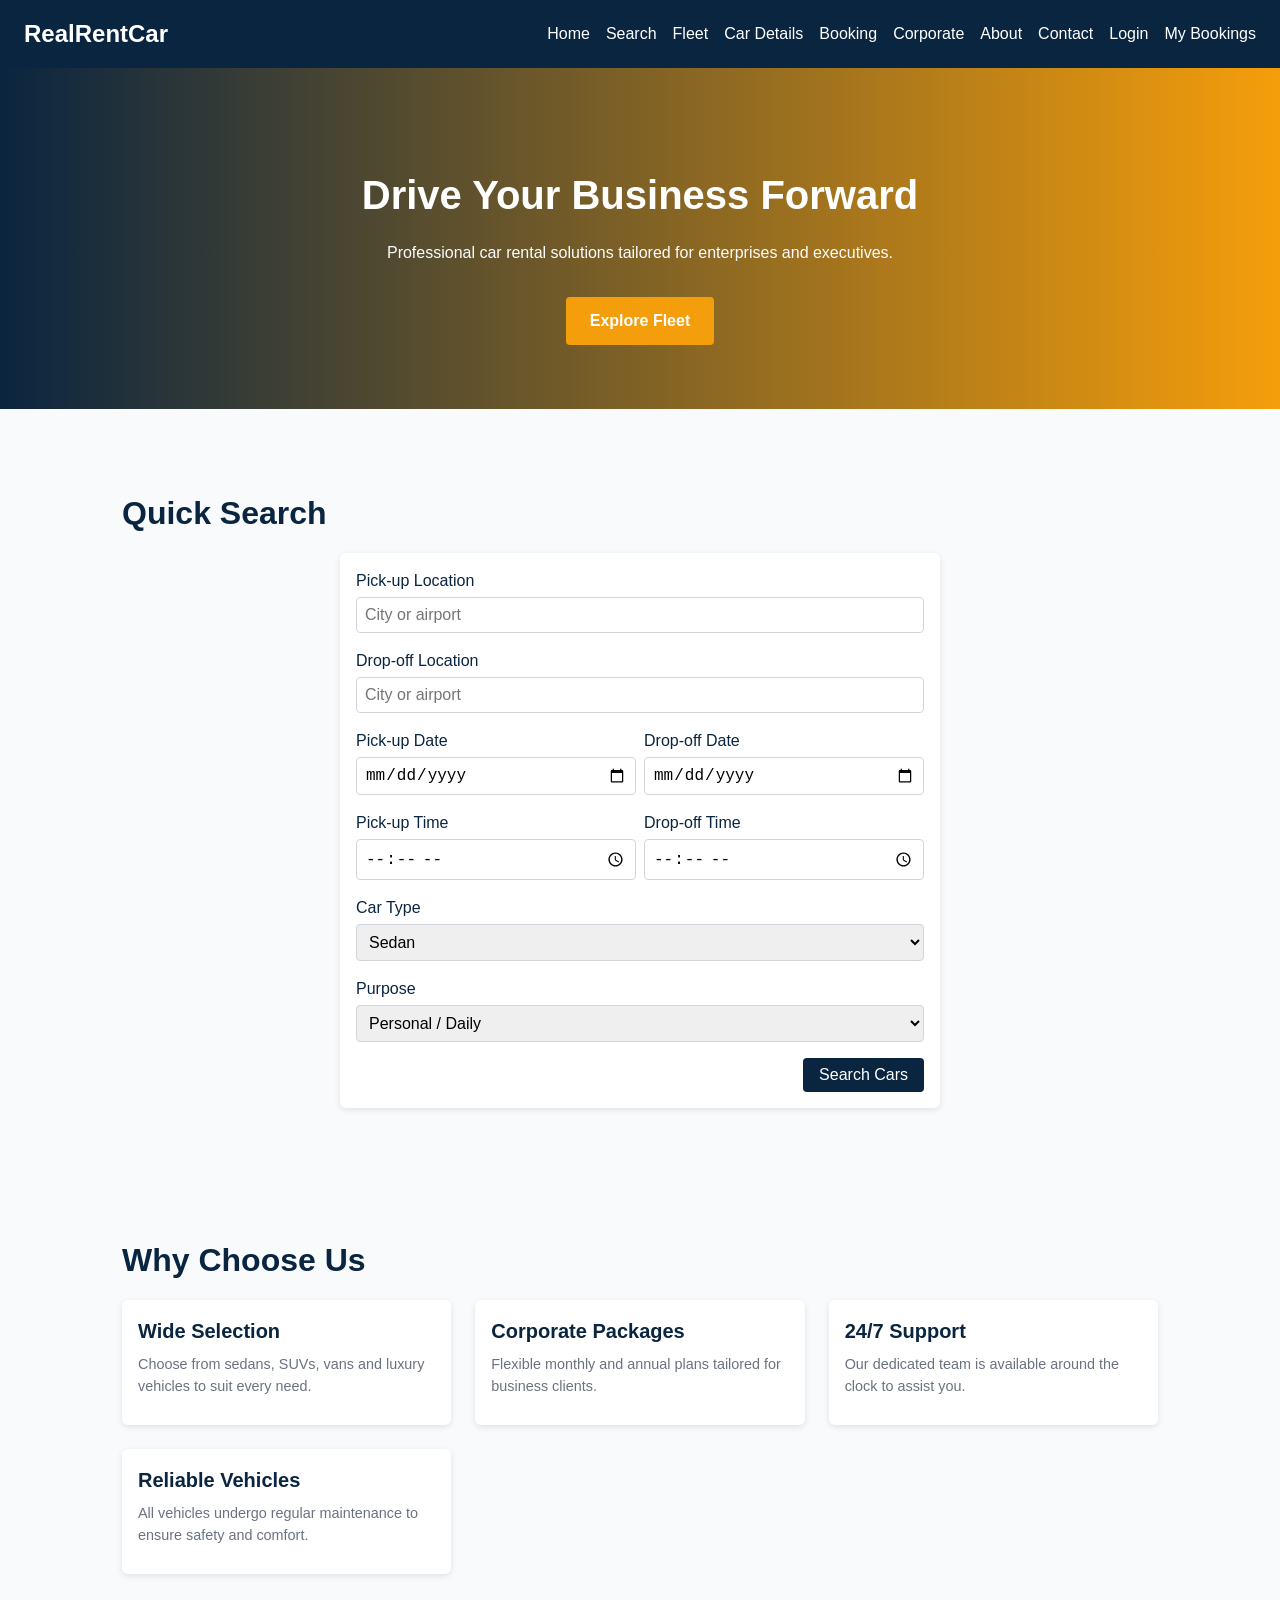
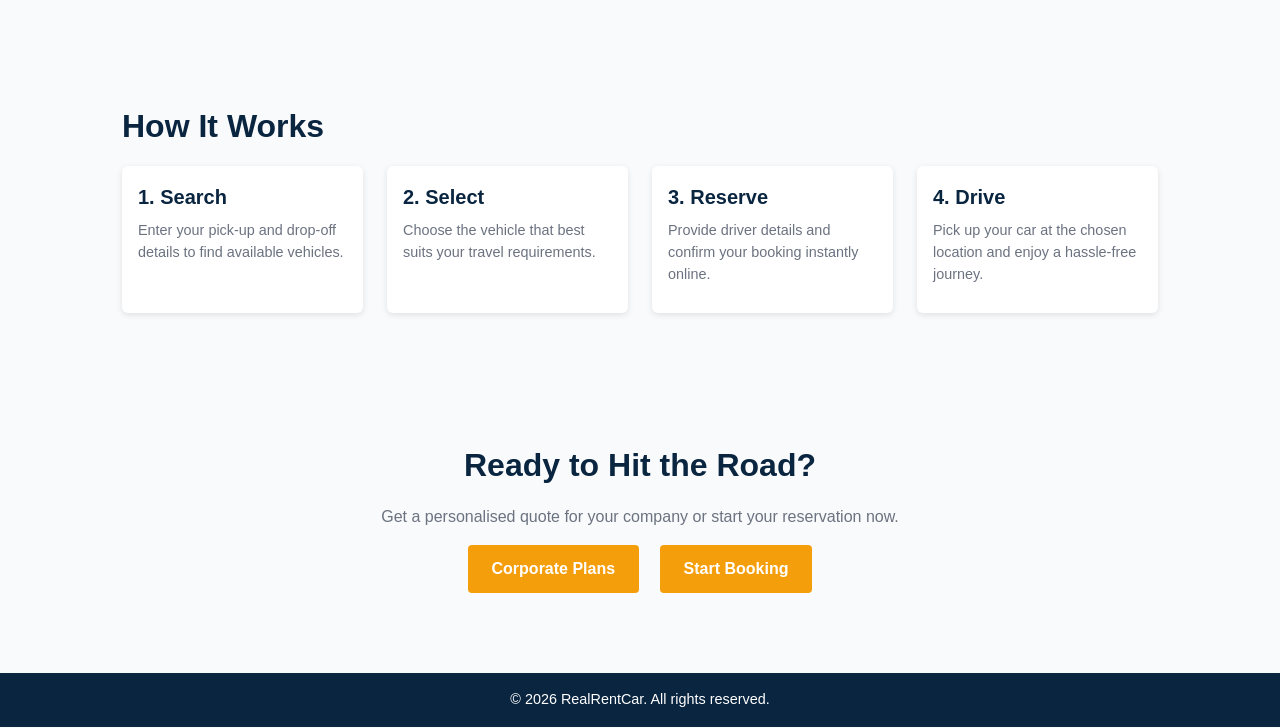
<file: index.html>
<!DOCTYPE html>
<html lang="en">
<head>
  <meta charset="UTF-8" />
  <meta name="viewport" content="width=device-width, initial-scale=1.0" />
  <title>RealRentCar – Corporate Car Rental</title>
  <link rel="stylesheet" href="styles.css" />
</head>
<body>
  <!-- Navigation -->
  <header class="navbar">
    <h1>RealRentCar</h1>
    <nav class="nav-links">
      <a href="index.html">Home</a>
      <a href="search.html">Search</a>
      <a href="fleet.html">Fleet</a>
      <a href="car-details.html">Car Details</a>
      <a href="booking.html">Booking</a>
      <a href="corporate.html">Corporate</a>
      <a href="about.html">About</a>
      <a href="contact.html">Contact</a>
      <a href="login.html">Login</a>
      <a href="my-bookings.html">My Bookings</a>
    </nav>
  </header>

  <!-- Hero Section -->
  <section class="hero">
    <h2>Drive Your Business Forward</h2>
    <p>Professional car rental solutions tailored for enterprises and executives.</p>
    <a href="fleet.html" class="cta-button">Explore Fleet</a>
  </section>

  <!-- Quick Search Panel -->
  <section class="section" id="quick-search">
    <h3>Quick Search</h3>
    <form class="card" style="padding: 1rem; max-width: 600px; margin: 0 auto;">
      <div class="form-group">
        <label for="pickup">Pick‑up Location</label>
        <input id="pickup" type="text" placeholder="City or airport" required />
      </div>
      <div class="form-group">
        <label for="dropoff">Drop‑off Location</label>
        <input id="dropoff" type="text" placeholder="City or airport" required />
      </div>
      <div class="form-group" style="display: flex; gap: 0.5rem;">
        <div style="flex:1;">
          <label for="pickup-date">Pick‑up Date</label>
          <input id="pickup-date" type="date" required />
        </div>
        <div style="flex:1;">
          <label for="dropoff-date">Drop‑off Date</label>
          <input id="dropoff-date" type="date" required />
        </div>
      </div>
      <div class="form-group" style="display: flex; gap: 0.5rem;">
        <div style="flex:1;">
          <label for="pickup-time">Pick‑up Time</label>
          <input id="pickup-time" type="time" required />
        </div>
        <div style="flex:1;">
          <label for="dropoff-time">Drop‑off Time</label>
          <input id="dropoff-time" type="time" required />
        </div>
      </div>
      <div class="form-group">
        <label for="car-type">Car Type</label>
        <select id="car-type">
          <option>Sedan</option>
          <option>SUV</option>
          <option>Van</option>
          <option>Luxury</option>
        </select>
      </div>
      <div class="form-group">
        <label for="purpose">Purpose</label>
        <select id="purpose">
          <option>Personal / Daily</option>
          <option>Monthly</option>
          <option>Corporate</option>
        </select>
      </div>
      <div style="text-align: right;">
        <button type="submit" class="btn">Search Cars</button>
      </div>
    </form>
  </section>

  <!-- Highlights -->
  <section class="section" id="highlights">
    <h3>Why Choose Us</h3>
    <div class="card-grid">
      <div class="card">
        <div class="card-content">
          <h4>Wide Selection</h4>
          <p>Choose from sedans, SUVs, vans and luxury vehicles to suit every need.</p>
        </div>
      </div>
      <div class="card">
        <div class="card-content">
          <h4>Corporate Packages</h4>
          <p>Flexible monthly and annual plans tailored for business clients.</p>
        </div>
      </div>
      <div class="card">
        <div class="card-content">
          <h4>24/7 Support</h4>
          <p>Our dedicated team is available around the clock to assist you.</p>
        </div>
      </div>
      <div class="card">
        <div class="card-content">
          <h4>Reliable Vehicles</h4>
          <p>All vehicles undergo regular maintenance to ensure safety and comfort.</p>
        </div>
      </div>
    </div>
  </section>

  <!-- Steps Section -->
  <section class="section" id="steps">
    <h3>How It Works</h3>
    <div class="card-grid" style="grid-template-columns: repeat(auto-fill, minmax(200px, 1fr));">
      <div class="card">
        <div class="card-content">
          <h4>1. Search</h4>
          <p>Enter your pick‑up and drop‑off details to find available vehicles.</p>
        </div>
      </div>
      <div class="card">
        <div class="card-content">
          <h4>2. Select</h4>
          <p>Choose the vehicle that best suits your travel requirements.</p>
        </div>
      </div>
      <div class="card">
        <div class="card-content">
          <h4>3. Reserve</h4>
          <p>Provide driver details and confirm your booking instantly online.</p>
        </div>
      </div>
      <div class="card">
        <div class="card-content">
          <h4>4. Drive</h4>
          <p>Pick up your car at the chosen location and enjoy a hassle‑free journey.</p>
        </div>
      </div>
    </div>
  </section>

  <!-- CTA Section -->
  <section class="section" id="cta">
    <div style="text-align:center;">
      <h3>Ready to Hit the Road?</h3>
      <p>Get a personalised quote for your company or start your reservation now.</p>
      <a href="corporate.html" class="cta-button" style="margin-right: 1rem;">Corporate Plans</a>
      <a href="search.html" class="cta-button">Start Booking</a>
    </div>
  </section>

  <!-- Footer -->
  <footer class="footer">
    <p>&copy; 2026 RealRentCar. All rights reserved.</p>
  </footer>
</body>
</html>
</file>
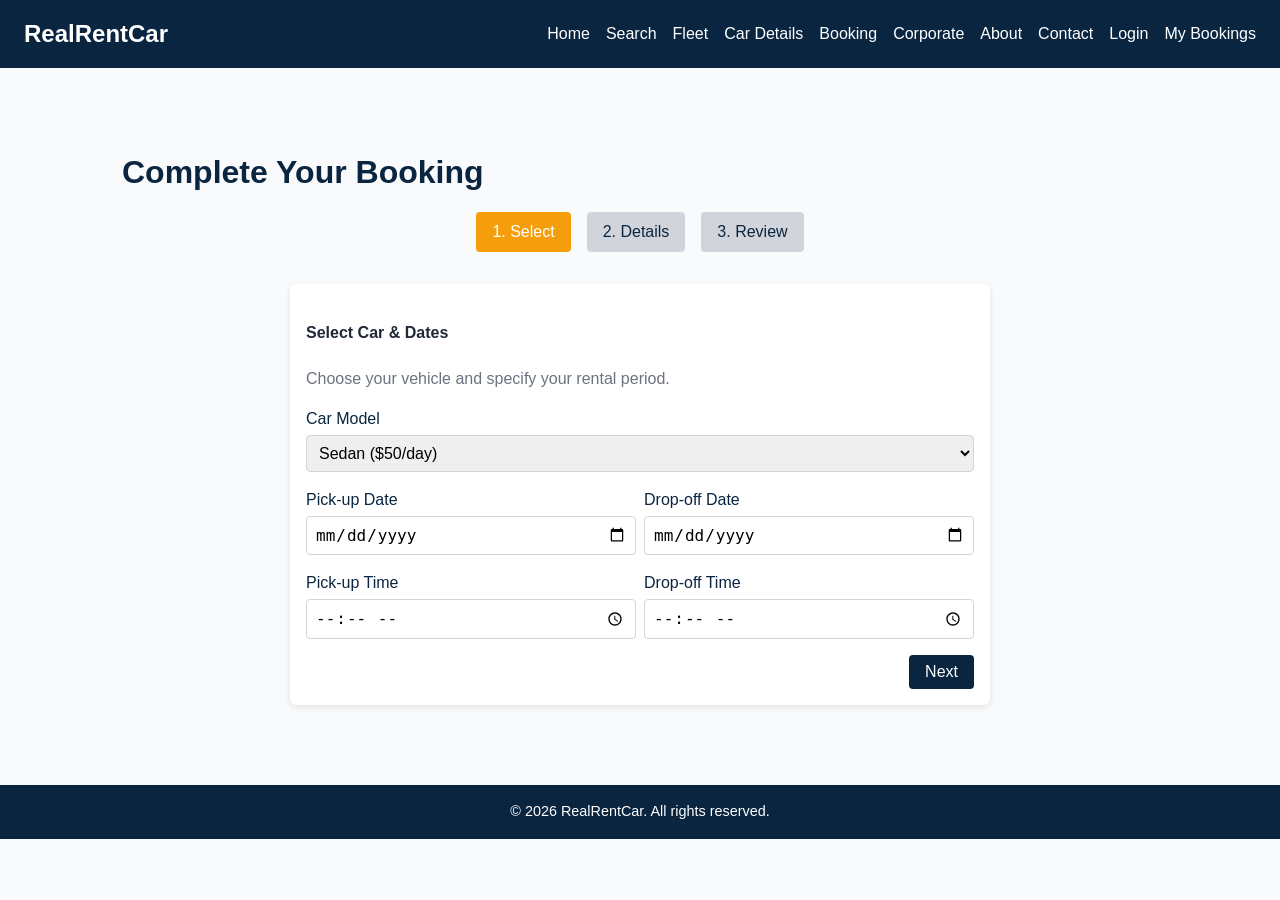
<file: booking.html>
<!DOCTYPE html>
<html lang="en">
<head>
  <meta charset="UTF-8" />
  <meta name="viewport" content="width=device-width, initial-scale=1.0" />
  <title>Booking – RealRentCar</title>
  <link rel="stylesheet" href="styles.css" />
</head>
<body>
  <header class="navbar">
    <h1>RealRentCar</h1>
    <nav class="nav-links">
      <a href="index.html">Home</a>
      <a href="search.html">Search</a>
      <a href="fleet.html">Fleet</a>
      <a href="car-details.html">Car Details</a>
      <a href="booking.html">Booking</a>
      <a href="corporate.html">Corporate</a>
      <a href="about.html">About</a>
      <a href="contact.html">Contact</a>
      <a href="login.html">Login</a>
      <a href="my-bookings.html">My Bookings</a>
    </nav>
  </header>

  <section class="section">
    <h3>Complete Your Booking</h3>
    <!-- Step Indicator -->
    <div style="display:flex; justify-content:center; gap:1rem; margin-bottom:2rem;">
      <div id="step-1-indicator" class="btn" style="background-color:var(--accent);">1. Select</div>
      <div id="step-2-indicator" class="btn" style="background-color:#d1d5db; color:var(--primary);">2. Details</div>
      <div id="step-3-indicator" class="btn" style="background-color:#d1d5db; color:var(--primary);">3. Review</div>
    </div>

    <!-- Step 1: Select Car & Dates -->
    <div id="step-1" class="card" style="padding:1rem; max-width:700px; margin:0 auto;">
      <h4>Select Car & Dates</h4>
      <p>Choose your vehicle and specify your rental period.</p>
      <div class="form-group">
        <label for="selected-car">Car Model</label>
        <select id="selected-car">
          <option>Sedan ($50/day)</option>
          <option>SUV ($80/day)</option>
          <option>Van ($70/day)</option>
          <option>Luxury ($150/day)</option>
        </select>
      </div>
      <div class="form-group" style="display:flex; gap:0.5rem;">
        <div style="flex:1;">
          <label for="start-date">Pick‑up Date</label>
          <input id="start-date" type="date" />
        </div>
        <div style="flex:1;">
          <label for="end-date">Drop‑off Date</label>
          <input id="end-date" type="date" />
        </div>
      </div>
      <div class="form-group" style="display:flex; gap:0.5rem;">
        <div style="flex:1;">
          <label for="start-time">Pick‑up Time</label>
          <input id="start-time" type="time" />
        </div>
        <div style="flex:1;">
          <label for="end-time">Drop‑off Time</label>
          <input id="end-time" type="time" />
        </div>
      </div>
      <div style="text-align:right;">
        <button type="button" class="btn" onclick="nextStep(1)">Next</button>
      </div>
    </div>

    <!-- Step 2: Customer Info & Extras -->
    <div id="step-2" class="card" style="padding:1rem; max-width:700px; margin:0 auto; display:none;">
      <h4>Customer Information</h4>
      <div class="form-group">
        <label for="name">Full Name</label>
        <input id="name" type="text" />
      </div>
      <div class="form-group">
        <label for="email">Email Address</label>
        <input id="email" type="email" />
      </div>
      <div class="form-group">
        <label for="phone">Phone Number</label>
        <input id="phone" type="tel" />
      </div>
      <h4>Extras</h4>
      <div class="form-group">
        <input type="checkbox" id="gps" />
        <label for="gps">GPS Navigation ($5/day)</label>
      </div>
      <div class="form-group">
        <input type="checkbox" id="child-seat" />
        <label for="child-seat">Child Seat ($3/day)</label>
      </div>
      <div class="form-group">
        <input type="checkbox" id="driver" />
        <label for="driver">Driver Service ($20/day)</label>
      </div>
      <div style="display:flex; justify-content:space-between;">
        <button type="button" class="btn btn-secondary" onclick="prevStep(2)">Back</button>
        <button type="button" class="btn" onclick="nextStep(2)">Next</button>
      </div>
    </div>

    <!-- Step 3: Review & Confirm -->
    <div id="step-3" class="card" style="padding:1rem; max-width:700px; margin:0 auto; display:none;">
      <h4>Review & Confirm</h4>
      <div id="review-summary" style="margin-bottom:1rem;"></div>
      <p style="color: var(--text-light);">Please review your details before confirming.</p>
      <div style="display:flex; justify-content:space-between;">
        <button type="button" class="btn btn-secondary" onclick="prevStep(3)">Back</button>
        <button type="button" class="btn" onclick="confirmBooking()">Confirm Booking</button>
      </div>
      <div id="confirmation-message" style="display:none; margin-top:1rem; color: var(--accent); font-weight:600;"></div>
    </div>
  </section>

  <script>
    let currentStep = 1;
    function nextStep(step) {
      if (step === 1) {
        // populate review summary later
      }
      currentStep = step + 1;
      updateSteps();
    }
    function prevStep(step) {
      currentStep = step - 1;
      updateSteps();
    }
    function updateSteps() {
      const step1 = document.getElementById('step-1');
      const step2 = document.getElementById('step-2');
      const step3 = document.getElementById('step-3');
      const i1 = document.getElementById('step-1-indicator');
      const i2 = document.getElementById('step-2-indicator');
      const i3 = document.getElementById('step-3-indicator');
      step1.style.display = currentStep === 1 ? 'block' : 'none';
      step2.style.display = currentStep === 2 ? 'block' : 'none';
      step3.style.display = currentStep === 3 ? 'block' : 'none';
      i1.style.backgroundColor = currentStep === 1 ? 'var(--accent)' : '#d1d5db';
      i1.style.color = currentStep === 1 ? '#fff' : 'var(--primary)';
      i2.style.backgroundColor = currentStep === 2 ? 'var(--accent)' : '#d1d5db';
      i2.style.color = currentStep === 2 ? '#fff' : 'var(--primary)';
      i3.style.backgroundColor = currentStep === 3 ? 'var(--accent)' : '#d1d5db';
      i3.style.color = currentStep === 3 ? '#fff' : 'var(--primary)';
      // populate summary when reaching step 3
      if (currentStep === 3) {
        const summary = document.getElementById('review-summary');
        const car = document.getElementById('selected-car').value;
        const startDate = document.getElementById('start-date').value;
        const endDate = document.getElementById('end-date').value;
        const name = document.getElementById('name').value;
        const gps = document.getElementById('gps').checked;
        const child = document.getElementById('child-seat').checked;
        const driver = document.getElementById('driver').checked;
        let extras = [];
        if (gps) extras.push('GPS');
        if (child) extras.push('Child Seat');
        if (driver) extras.push('Driver');
        summary.innerHTML = `<strong>Car:</strong> ${car}<br><strong>Dates:</strong> ${startDate} to ${endDate}<br><strong>Name:</strong> ${name}<br><strong>Extras:</strong> ${extras.join(', ') || 'None'}`;
      }
    }
    function confirmBooking() {
      document.getElementById('confirmation-message').style.display = 'block';
      document.getElementById('confirmation-message').textContent = 'Booking confirmed! (example)';
    }
  </script>

  <footer class="footer">
    <p>&copy; 2026 RealRentCar. All rights reserved.</p>
  </footer>
</body>
</html>
</file>
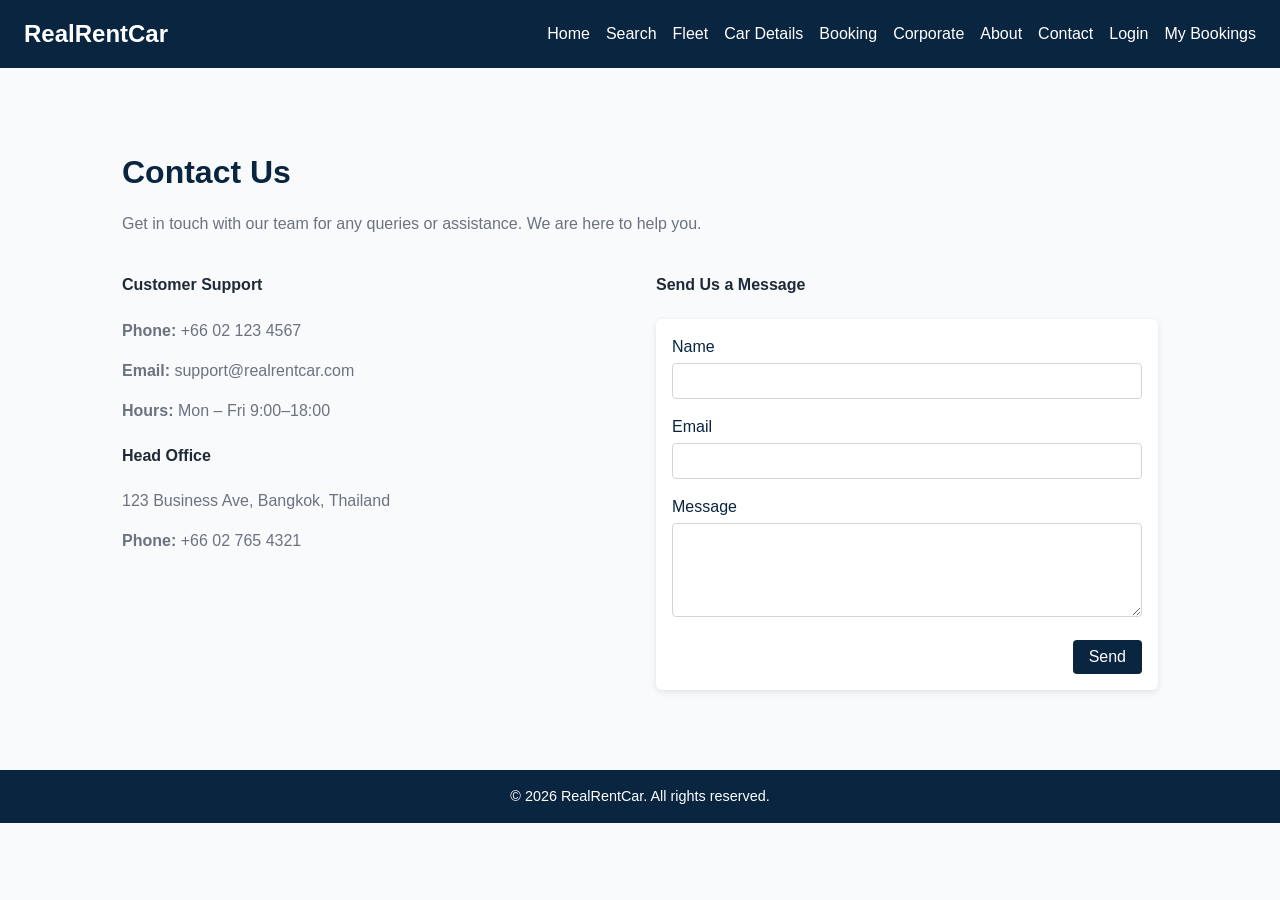
<file: contact.html>
<!DOCTYPE html>
<html lang="en">
<head>
  <meta charset="UTF-8" />
  <meta name="viewport" content="width=device-width, initial-scale=1.0" />
  <title>Contact Us – RealRentCar</title>
  <link rel="stylesheet" href="styles.css" />
</head>
<body>
  <header class="navbar">
    <h1>RealRentCar</h1>
    <nav class="nav-links">
      <a href="index.html">Home</a>
      <a href="search.html">Search</a>
      <a href="fleet.html">Fleet</a>
      <a href="car-details.html">Car Details</a>
      <a href="booking.html">Booking</a>
      <a href="corporate.html">Corporate</a>
      <a href="about.html">About</a>
      <a href="contact.html">Contact</a>
      <a href="login.html">Login</a>
      <a href="my-bookings.html">My Bookings</a>
    </nav>
  </header>

  <section class="section">
    <h3>Contact Us</h3>
    <p>Get in touch with our team for any queries or assistance. We are here to help you.</p>
    <div style="display:flex; flex-wrap:wrap; gap:2rem;">
      <div style="flex:1 1 350px;">
        <h4>Customer Support</h4>
        <p><strong>Phone:</strong> +66 02 123 4567</p>
        <p><strong>Email:</strong> support@realrentcar.com</p>
        <p><strong>Hours:</strong> Mon – Fri 9:00–18:00</p>
        <h4>Head Office</h4>
        <p>123 Business Ave, Bangkok, Thailand</p>
        <p><strong>Phone:</strong> +66 02 765 4321</p>
      </div>
      <div style="flex:1 1 350px;">
        <h4>Send Us a Message</h4>
        <form class="card" style="padding:1rem;">
          <div class="form-group">
            <label for="contact-name">Name</label>
            <input id="contact-name" type="text" required />
          </div>
          <div class="form-group">
            <label for="contact-email">Email</label>
            <input id="contact-email" type="email" required />
          </div>
          <div class="form-group">
            <label for="contact-message">Message</label>
            <textarea id="contact-message" rows="4" required></textarea>
          </div>
          <div style="text-align:right;">
            <button type="button" class="btn" onclick="submitMessage()">Send</button>
          </div>
          <div id="message-status" style="display:none; margin-top:0.75rem; color: var(--accent); font-weight:600;"></div>
        </form>
      </div>
    </div>
  </section>

  <script>
    function submitMessage() {
      document.getElementById('message-status').style.display = 'block';
      document.getElementById('message-status').textContent = 'Your message has been sent. Thank you!';
    }
  </script>

  <footer class="footer">
    <p>&copy; 2026 RealRentCar. All rights reserved.</p>
  </footer>
</body>
</html>
</file>
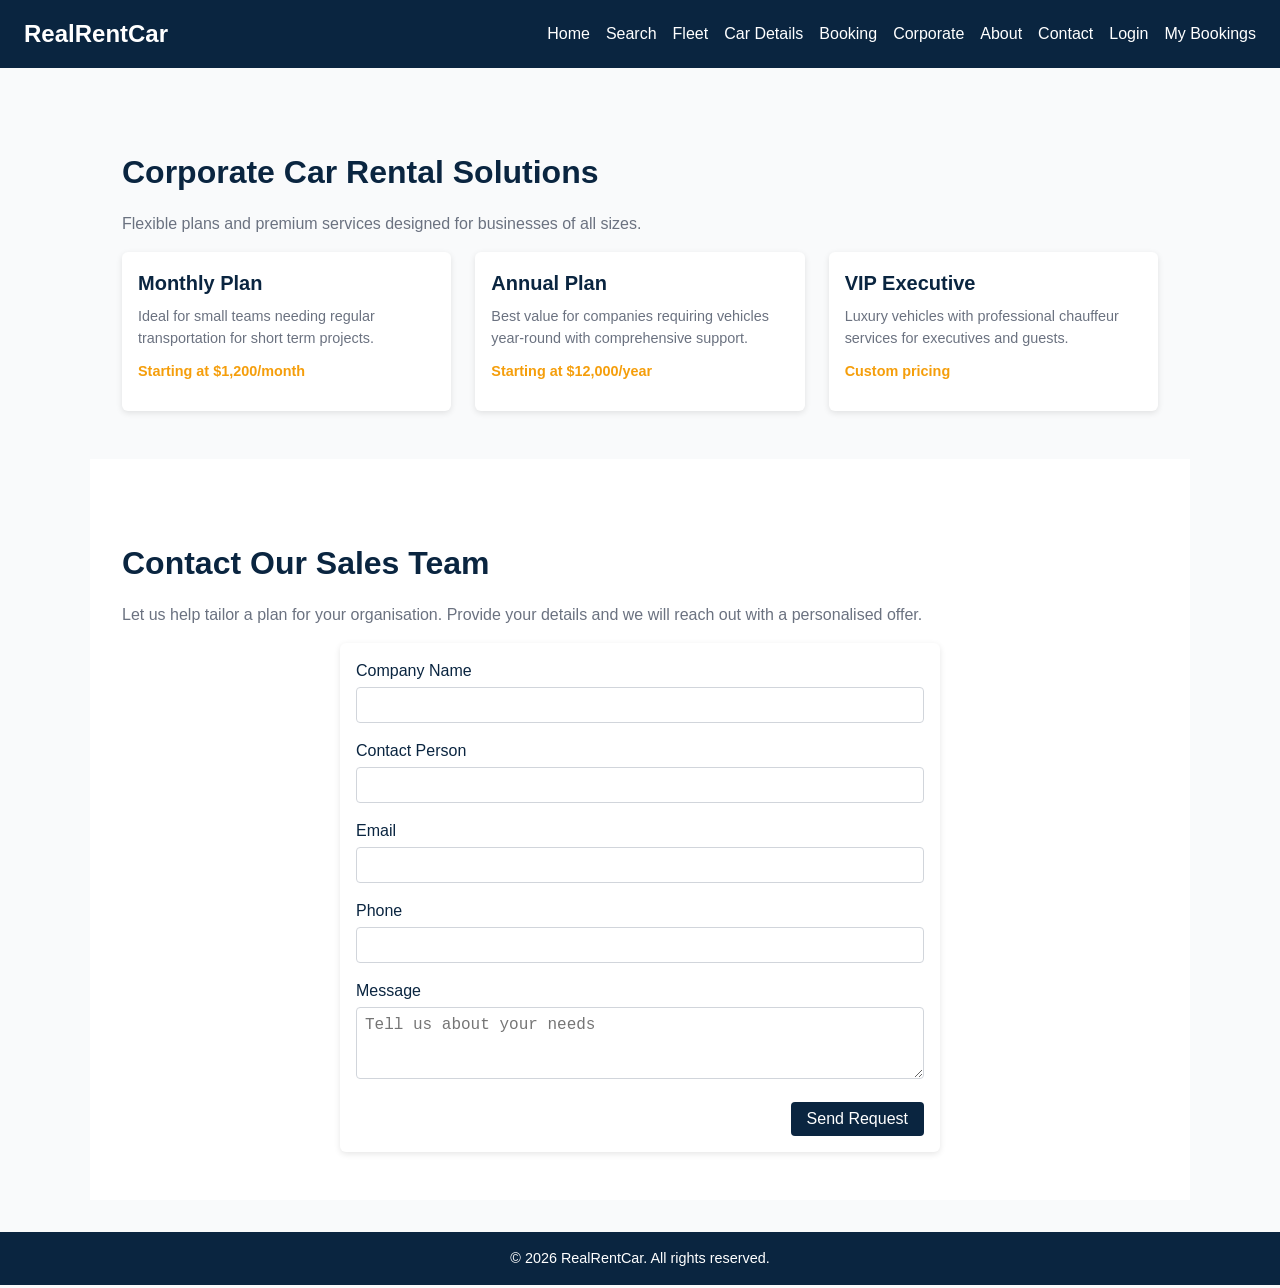
<file: corporate.html>
<!DOCTYPE html>
<html lang="en">
<head>
  <meta charset="UTF-8" />
  <meta name="viewport" content="width=device-width, initial-scale=1.0" />
  <title>Corporate Solutions – RealRentCar</title>
  <link rel="stylesheet" href="styles.css" />
</head>
<body>
  <header class="navbar">
    <h1>RealRentCar</h1>
    <nav class="nav-links">
      <a href="index.html">Home</a>
      <a href="search.html">Search</a>
      <a href="fleet.html">Fleet</a>
      <a href="car-details.html">Car Details</a>
      <a href="booking.html">Booking</a>
      <a href="corporate.html">Corporate</a>
      <a href="about.html">About</a>
      <a href="contact.html">Contact</a>
      <a href="login.html">Login</a>
      <a href="my-bookings.html">My Bookings</a>
    </nav>
  </header>

  <section class="section">
    <h3>Corporate Car Rental Solutions</h3>
    <p>Flexible plans and premium services designed for businesses of all sizes.</p>
    <div class="card-grid">
      <div class="card">
        <div class="card-content">
          <h4>Monthly Plan</h4>
          <p>Ideal for small teams needing regular transportation for short term projects.</p>
          <p class="price">Starting at $1,200/month</p>
        </div>
      </div>
      <div class="card">
        <div class="card-content">
          <h4>Annual Plan</h4>
          <p>Best value for companies requiring vehicles year‑round with comprehensive support.</p>
          <p class="price">Starting at $12,000/year</p>
        </div>
      </div>
      <div class="card">
        <div class="card-content">
          <h4>VIP Executive</h4>
          <p>Luxury vehicles with professional chauffeur services for executives and guests.</p>
          <p class="price">Custom pricing</p>
        </div>
      </div>
    </div>
  </section>

  <section class="section" style="background-color:var(--bg-dark);">
    <h3>Contact Our Sales Team</h3>
    <p>Let us help tailor a plan for your organisation. Provide your details and we will reach out with a personalised offer.</p>
    <form class="card" style="padding:1rem; max-width:600px; margin:0 auto;">
      <div class="form-group">
        <label for="corp-name">Company Name</label>
        <input id="corp-name" type="text" required />
      </div>
      <div class="form-group">
        <label for="corp-contact">Contact Person</label>
        <input id="corp-contact" type="text" required />
      </div>
      <div class="form-group">
        <label for="corp-email">Email</label>
        <input id="corp-email" type="email" required />
      </div>
      <div class="form-group">
        <label for="corp-phone">Phone</label>
        <input id="corp-phone" type="tel" required />
      </div>
      <div class="form-group">
        <label for="corp-message">Message</label>
        <textarea id="corp-message" rows="3" placeholder="Tell us about your needs"></textarea>
      </div>
      <div style="text-align:right;">
        <button type="button" class="btn" onclick="sendRequest()">Send Request</button>
      </div>
      <div id="corp-confirmation" style="display:none; margin-top:1rem; color: var(--accent); font-weight:600;"></div>
    </form>
  </section>

  <script>
    function sendRequest() {
      // Simulate sending a request and show confirmation message
      document.getElementById('corp-confirmation').style.display = 'block';
      document.getElementById('corp-confirmation').textContent = 'Thank you! We will contact you shortly.';
    }
  </script>

  <footer class="footer">
    <p>&copy; 2026 RealRentCar. All rights reserved.</p>
  </footer>
</body>
</html>
</file>
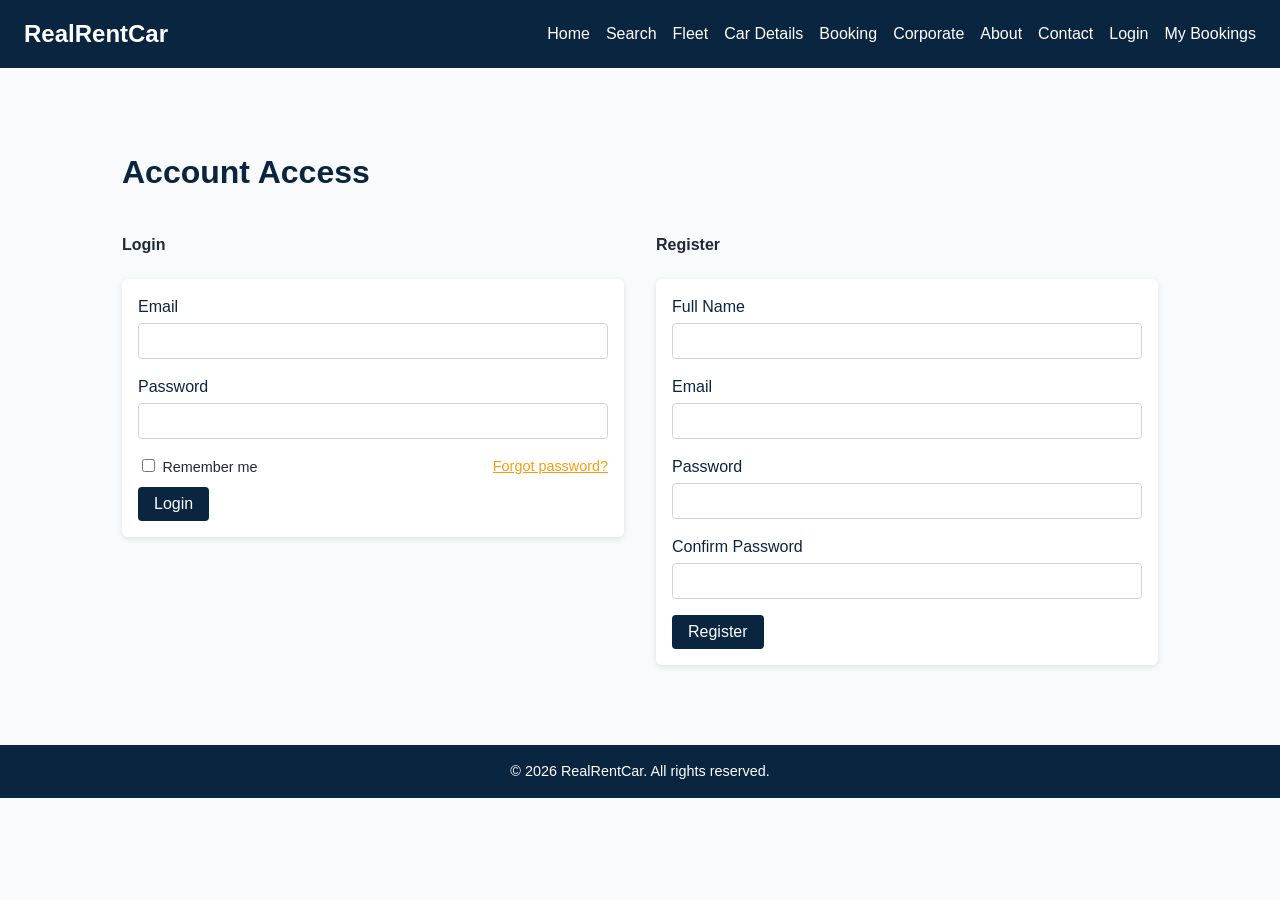
<file: login.html>
<!DOCTYPE html>
<html lang="en">
<head>
  <meta charset="UTF-8" />
  <meta name="viewport" content="width=device-width, initial-scale=1.0" />
  <title>Login / Register – RealRentCar</title>
  <link rel="stylesheet" href="styles.css" />
</head>
<body>
  <header class="navbar">
    <h1>RealRentCar</h1>
    <nav class="nav-links">
      <a href="index.html">Home</a>
      <a href="search.html">Search</a>
      <a href="fleet.html">Fleet</a>
      <a href="car-details.html">Car Details</a>
      <a href="booking.html">Booking</a>
      <a href="corporate.html">Corporate</a>
      <a href="about.html">About</a>
      <a href="contact.html">Contact</a>
      <a href="login.html">Login</a>
      <a href="my-bookings.html">My Bookings</a>
    </nav>
  </header>

  <section class="section">
    <h3>Account Access</h3>
    <div style="display:flex; flex-wrap:wrap; gap:2rem; justify-content:center;">
      <!-- Login Form -->
      <div style="flex:1 1 300px;">
        <h4>Login</h4>
        <form class="card" style="padding:1rem;">
          <div class="form-group">
            <label for="login-email">Email</label>
            <input id="login-email" type="email" required />
          </div>
          <div class="form-group">
            <label for="login-password">Password</label>
            <input id="login-password" type="password" required />
          </div>
          <div style="display:flex; justify-content:space-between; align-items:center; margin-bottom:0.5rem;">
            <div>
              <input type="checkbox" id="remember" />
              <label for="remember" style="font-size:0.9rem;">Remember me</label>
            </div>
            <a href="#" style="font-size:0.9rem; color: var(--accent);">Forgot password?</a>
          </div>
          <button type="button" class="btn" onclick="loginUser()">Login</button>
          <div id="login-message" style="display:none; margin-top:0.75rem; color: var(--accent); font-weight:600;"></div>
        </form>
      </div>
      <!-- Registration Form -->
      <div style="flex:1 1 300px;">
        <h4>Register</h4>
        <form class="card" style="padding:1rem;">
          <div class="form-group">
            <label for="reg-name">Full Name</label>
            <input id="reg-name" type="text" required />
          </div>
          <div class="form-group">
            <label for="reg-email">Email</label>
            <input id="reg-email" type="email" required />
          </div>
          <div class="form-group">
            <label for="reg-password">Password</label>
            <input id="reg-password" type="password" required />
          </div>
          <div class="form-group">
            <label for="reg-confirm">Confirm Password</label>
            <input id="reg-confirm" type="password" required />
          </div>
          <button type="button" class="btn" onclick="registerUser()">Register</button>
          <div id="register-message" style="display:none; margin-top:0.75rem; color: var(--accent); font-weight:600;"></div>
        </form>
      </div>
    </div>
  </section>

  <script>
    function loginUser() {
      document.getElementById('login-message').style.display = 'block';
      document.getElementById('login-message').textContent = 'Logged in (example).';
    }
    function registerUser() {
      const password = document.getElementById('reg-password').value;
      const confirm = document.getElementById('reg-confirm').value;
      if (password !== confirm) {
        document.getElementById('register-message').style.display = 'block';
        document.getElementById('register-message').style.color = '#ef4444';
        document.getElementById('register-message').textContent = 'Passwords do not match.';
        return;
      }
      document.getElementById('register-message').style.display = 'block';
      document.getElementById('register-message').style.color = 'var(--accent)';
      document.getElementById('register-message').textContent = 'Account created (example).';
    }
  </script>

  <footer class="footer">
    <p>&copy; 2026 RealRentCar. All rights reserved.</p>
  </footer>
</body>
</html>
</file>
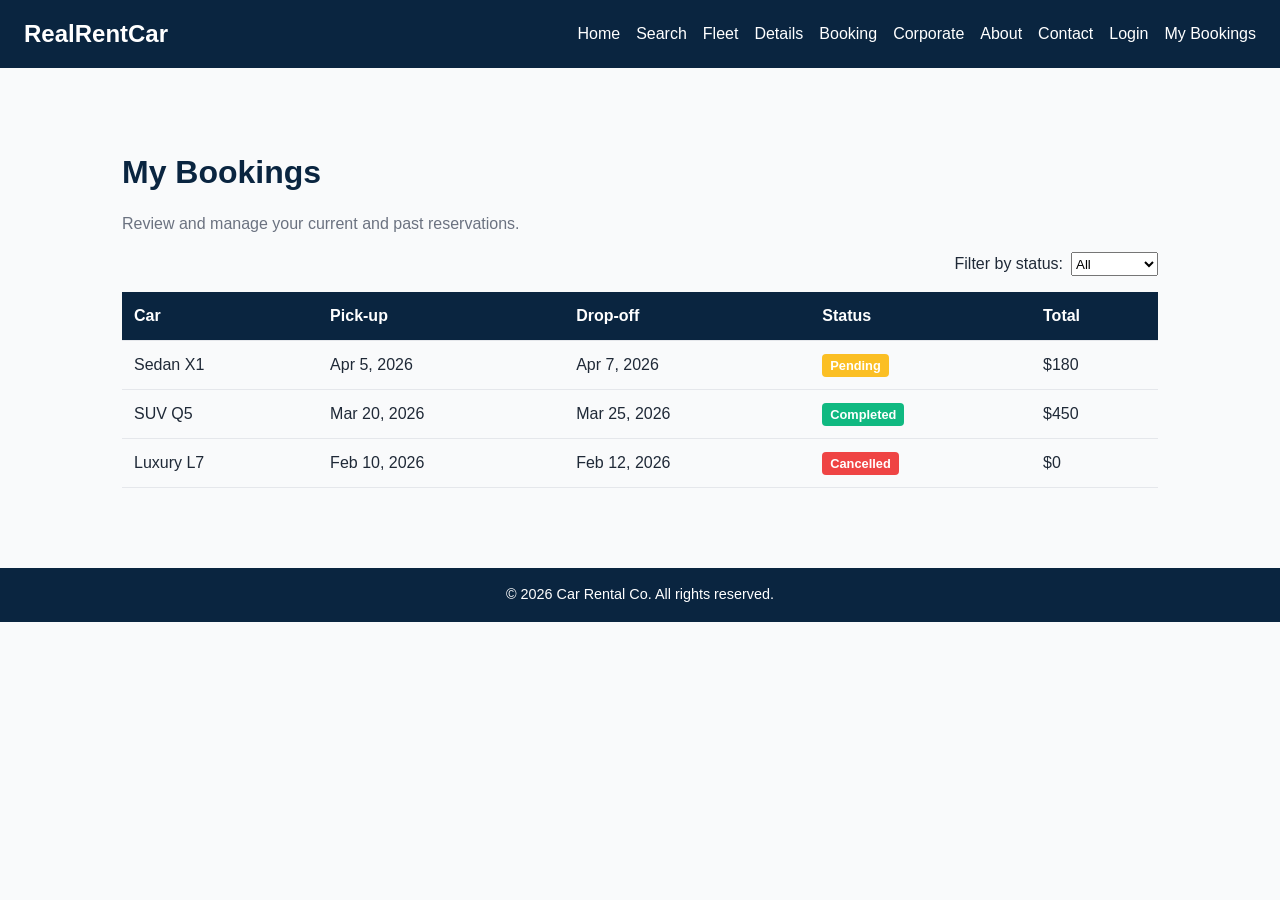
<file: my-bookings.html>
<!DOCTYPE html>
<html lang="en">
  <head>
    <meta charset="UTF-8" />
    <meta name="viewport" content="width=device-width, initial-scale=1.0" />
    <title>My Bookings – Corporate Car Rental</title>
    <link rel="stylesheet" href="styles.css" />
    <style>
      /* Additional styles specific to the bookings dashboard */
      .filter-bar {
        display: flex;
        justify-content: flex-end;
        gap: 0.5rem;
        margin-bottom: 1rem;
      }
      .details-row {
        display: none;
        background-color: var(--bg-dark);
      }
      .details-row td {
        padding: 1rem;
      }
      .table tr:hover:not(.details-row) {
        background-color: #f3f4f6;
        cursor: pointer;
      }
    </style>
  </head>
  <body>
    <!-- Navigation -->
    <nav class="navbar">
      <h1>RealRentCar</h1>
      <div class="nav-links">
        <a href="index.html">Home</a>
        <a href="search.html">Search</a>
        <a href="fleet.html">Fleet</a>
        <a href="car-details.html">Details</a>
        <a href="booking.html">Booking</a>
        <a href="corporate.html">Corporate</a>
        <a href="about.html">About</a>
        <a href="contact.html">Contact</a>
        <a href="login.html">Login</a>
        <a href="my-bookings.html">My Bookings</a>
      </div>
    </nav>

    <!-- My Bookings Section -->
    <section class="section">
      <h3>My Bookings</h3>
      <p>Review and manage your current and past reservations.</p>
      <div class="filter-bar">
        <label for="statusFilter">Filter by status:</label>
        <select id="statusFilter" onchange="filterBookings()">
          <option value="all">All</option>
          <option value="pending">Pending</option>
          <option value="confirmed">Confirmed</option>
          <option value="completed">Completed</option>
          <option value="cancelled">Cancelled</option>
        </select>
      </div>
      <table class="table" id="bookingsTable">
        <thead>
          <tr>
            <th>Car</th>
            <th>Pick‑up</th>
            <th>Drop‑off</th>
            <th>Status</th>
            <th>Total</th>
          </tr>
        </thead>
        <tbody>
          <!-- Example booking 1 -->
          <tr data-status="pending" onclick="toggleDetails(this)">
            <td>Sedan X1</td>
            <td>Apr 5, 2026</td>
            <td>Apr 7, 2026</td>
            <td><span class="status pending">Pending</span></td>
            <td>$180</td>
          </tr>
          <tr class="details-row">
            <td colspan="5">
              <strong>Details:</strong><br />
              Pick‑up at Bangkok Downtown, Apr 5, 2026 10:00 AM<br />
              Drop‑off at Phitsanulok Branch, Apr 7, 2026 3:00 PM<br />
              Insurance: Standard<br />
              Extras: GPS
            </td>
          </tr>
          <!-- Example booking 2 -->
          <tr data-status="confirmed" onclick="toggleDetails(this)">
            <td>SUV Q5</td>
            <td>Mar 20, 2026</td>
            <td>Mar 25, 2026</td>
            <td><span class="status completed">Completed</span></td>
            <td>$450</td>
          </tr>
          <tr class="details-row">
            <td colspan="5">
              <strong>Details:</strong><br />
              Pick‑up at Chiang Mai Airport, Mar 20, 2026 9:00 AM<br />
              Drop‑off at Chiang Mai Airport, Mar 25, 2026 4:00 PM<br />
              Insurance: Premium<br />
              Extras: Child seat, Additional driver
            </td>
          </tr>
          <!-- Example booking 3 -->
          <tr data-status="cancelled" onclick="toggleDetails(this)">
            <td>Luxury L7</td>
            <td>Feb 10, 2026</td>
            <td>Feb 12, 2026</td>
            <td><span class="status cancelled">Cancelled</span></td>
            <td>$0</td>
          </tr>
          <tr class="details-row">
            <td colspan="5">
              <strong>Details:</strong><br />
              Booking was cancelled by user on Feb 9, 2026.
            </td>
          </tr>
        </tbody>
      </table>
    </section>

    <!-- Footer -->
    <footer class="footer">
      <p>&copy; 2026 Car Rental Co. All rights reserved.</p>
    </footer>

    <!-- Booking dashboard scripts -->
    <script>
      // Toggle details row visibility when a booking row is clicked
      function toggleDetails(row) {
        // the next sibling is the details row
        var details = row.nextElementSibling;
        if (details && details.classList.contains('details-row')) {
          details.style.display = details.style.display === 'table-row' ? 'none' : 'table-row';
        }
      }
      // Filter bookings by status
      function filterBookings() {
        var filter = document.getElementById('statusFilter').value;
        var rows = document.querySelectorAll('#bookingsTable tbody tr');
        rows.forEach(function (row) {
          // skip details rows
          if (row.classList.contains('details-row')) return;
          var status = row.getAttribute('data-status');
          if (filter === 'all' || status === filter) {
            row.style.display = '';
            // also show its details row
            if (row.nextElementSibling && row.nextElementSibling.classList.contains('details-row')) {
              row.nextElementSibling.style.display = 'none';
            }
          } else {
            row.style.display = 'none';
            // hide details row
            if (row.nextElementSibling && row.nextElementSibling.classList.contains('details-row')) {
              row.nextElementSibling.style.display = 'none';
            }
          }
        });
      }
    </script>
  </body>
</html>
</file>
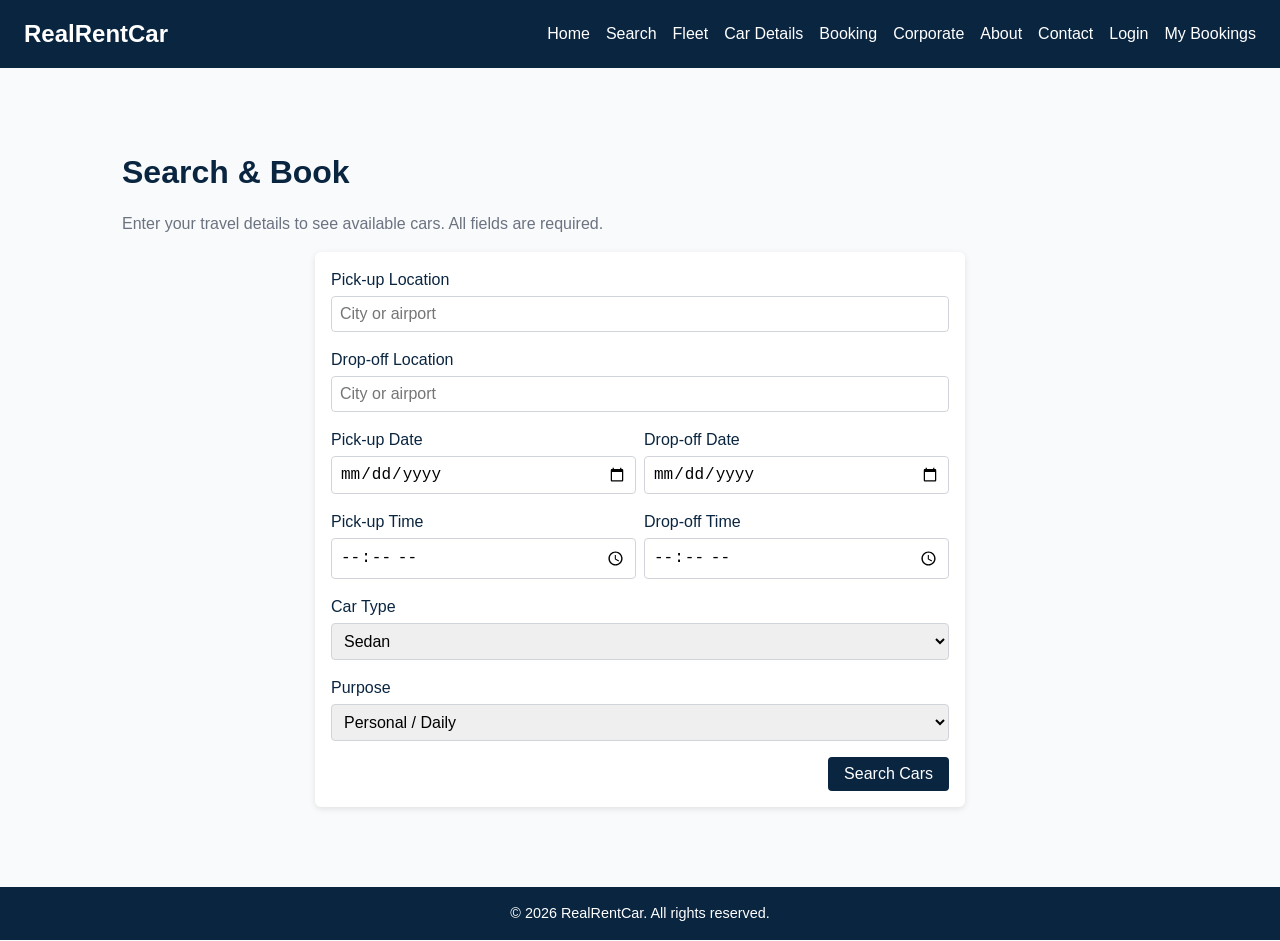
<file: search.html>
<!DOCTYPE html>
<html lang="en">
<head>
  <meta charset="UTF-8" />
  <meta name="viewport" content="width=device-width, initial-scale=1.0" />
  <title>Search & Book – RealRentCar</title>
  <link rel="stylesheet" href="styles.css" />
</head>
<body>
  <header class="navbar">
    <h1>RealRentCar</h1>
    <nav class="nav-links">
      <a href="index.html">Home</a>
      <a href="search.html">Search</a>
      <a href="fleet.html">Fleet</a>
      <a href="car-details.html">Car Details</a>
      <a href="booking.html">Booking</a>
      <a href="corporate.html">Corporate</a>
      <a href="about.html">About</a>
      <a href="contact.html">Contact</a>
      <a href="login.html">Login</a>
      <a href="my-bookings.html">My Bookings</a>
    </nav>
  </header>

  <section class="section">
    <h3>Search & Book</h3>
    <p>Enter your travel details to see available cars. All fields are required.</p>
    <form class="card" style="padding: 1rem; max-width: 650px; margin: 0 auto;">
      <div class="form-group">
        <label for="pickup-loc">Pick‑up Location</label>
        <input id="pickup-loc" type="text" placeholder="City or airport" required />
      </div>
      <div class="form-group">
        <label for="dropoff-loc">Drop‑off Location</label>
        <input id="dropoff-loc" type="text" placeholder="City or airport" required />
      </div>
      <div class="form-group" style="display: flex; gap: 0.5rem;">
        <div style="flex:1;">
          <label for="pickup-date-search">Pick‑up Date</label>
          <input id="pickup-date-search" type="date" required />
        </div>
        <div style="flex:1;">
          <label for="dropoff-date-search">Drop‑off Date</label>
          <input id="dropoff-date-search" type="date" required />
        </div>
      </div>
      <div class="form-group" style="display: flex; gap: 0.5rem;">
        <div style="flex:1;">
          <label for="pickup-time-search">Pick‑up Time</label>
          <input id="pickup-time-search" type="time" required />
        </div>
        <div style="flex:1;">
          <label for="dropoff-time-search">Drop‑off Time</label>
          <input id="dropoff-time-search" type="time" required />
        </div>
      </div>
      <div class="form-group">
        <label for="car-type-search">Car Type</label>
        <select id="car-type-search">
          <option>Sedan</option>
          <option>SUV</option>
          <option>Van</option>
          <option>Luxury</option>
        </select>
      </div>
      <div class="form-group">
        <label for="purpose-search">Purpose</label>
        <select id="purpose-search">
          <option>Personal / Daily</option>
          <option>Monthly</option>
          <option>Corporate</option>
        </select>
      </div>
      <!-- Example of interactive loading indicator using CSS animation -->
      <div id="loading-message" style="display:none; margin-bottom: 1rem; color: var(--accent); font-weight:600;">
        Loading available cars...
      </div>
      <div style="text-align: right;">
        <button type="button" class="btn" onclick="startSearch()">Search Cars</button>
      </div>
    </form>
  </section>

  <script>
    // Simple JavaScript to show a loading message when the search button is clicked
    function startSearch() {
      const loading = document.getElementById('loading-message');
      loading.style.display = 'block';
      setTimeout(() => {
        loading.textContent = 'No results found (example).';
      }, 2000);
    }
  </script>

  <footer class="footer">
    <p>&copy; 2026 RealRentCar. All rights reserved.</p>
  </footer>
</body>
</html>
</file>
<file: styles.css>
/* Global styles for the corporate car rental website
   Two‑tone color palette: dark blue (primary) and golden orange (accent).
   Provides simple hover interactions and responsive layout helpers. */

:root {
  --primary: #0a2540;
  /* dark blue */
  --accent: #f59e0b;
  /* golden orange */
  --text-dark: #1f2937;
  --text-light: #6b7280;
  --bg-light: #f9fafb;
  --bg-dark: #ffffff;
}

* {
  box-sizing: border-box;
}

body {
  margin: 0;
  font-family: 'Segoe UI', 'Helvetica Neue', Arial, sans-serif;
  color: var(--text-dark);
  background-color: var(--bg-light);
  line-height: 1.5;
}

/* Navigation bar */
.navbar {
  background-color: var(--primary);
  color: #fff;
  display: flex;
  flex-wrap: wrap;
  justify-content: space-between;
  align-items: center;
  padding: 1rem 1.5rem;
}

.navbar h1 {
  margin: 0;
  font-size: 1.5rem;
  font-weight: 700;
}

.nav-links {
  display: flex;
  flex-wrap: wrap;
  gap: 1rem;
}

.nav-links a {
  color: #fff;
  text-decoration: none;
  font-weight: 500;
  position: relative;
  padding: 0.25rem 0;
  transition: color 0.2s ease;
}

.nav-links a:hover {
  color: var(--accent);
}

/* Hero section */
.hero {
  background-image: linear-gradient(90deg, var(--primary), var(--accent));
  color: #fff;
  padding: 4rem 2rem;
  text-align: center;
}

.hero h2 {
  font-size: 2.5rem;
  margin-bottom: 1rem;
}

.hero p {
  max-width: 650px;
  margin: 0 auto 2rem;
  color: #fdfdfd;
}

.cta-button {
  background-color: var(--accent);
  color: #fff;
  padding: 0.75rem 1.5rem;
  border-radius: 4px;
  font-weight: 600;
  text-decoration: none;
  display: inline-block;
  transition: background-color 0.3s ease, transform 0.2s ease;
}

.cta-button:hover {
  background-color: var(--primary);
  transform: translateY(-2px);
}

/* Sections common styling */
.section {
  padding: 3rem 2rem;
  max-width: 1100px;
  margin: 0 auto;
}

.section h3 {
  font-size: 2rem;
  margin-bottom: 1rem;
  color: var(--primary);
}

.section p {
  color: var(--text-light);
  margin-bottom: 1rem;
}

/* Cards */
.card-grid {
  display: grid;
  grid-template-columns: repeat(auto-fill, minmax(250px, 1fr));
  gap: 1.5rem;
}

.card {
  background-color: var(--bg-dark);
  border-radius: 6px;
  box-shadow: 0 2px 6px rgba(0, 0, 0, 0.1);
  overflow: hidden;
  transition: transform 0.2s ease, box-shadow 0.3s ease;
}

.card img {
  width: 100%;
  height: 160px;
  object-fit: cover;
}

.card-content {
  padding: 1rem;
}

.card-content h4 {
  margin: 0 0 0.5rem;
  font-size: 1.25rem;
  color: var(--primary);
}

.card-content p {
  margin: 0 0 0.75rem;
  color: var(--text-light);
  font-size: 0.9rem;
}

.card-content .price {
  font-weight: 600;
  color: var(--accent);
}

.card:hover {
  transform: translateY(-4px);
  box-shadow: 0 8px 16px rgba(0, 0, 0, 0.15);
}

/* Form styles */
.form-group {
  margin-bottom: 1rem;
}

.form-group label {
  display: block;
  margin-bottom: 0.25rem;
  font-weight: 500;
  color: var(--primary);
}

.form-group input,
.form-group select,
.form-group textarea {
  width: 100%;
  padding: 0.5rem;
  border: 1px solid #d1d5db;
  border-radius: 4px;
  font-size: 1rem;
  transition: border-color 0.2s ease, box-shadow 0.2s ease;
}

.form-group input:focus,
.form-group select:focus,
.form-group textarea:focus {
  outline: none;
  border-color: var(--accent);
  box-shadow: 0 0 0 2px rgba(245, 158, 11, 0.3);
}

/* Buttons */
.btn {
  display: inline-block;
  background-color: var(--primary);
  color: #fff;
  padding: 0.5rem 1rem;
  border: none;
  border-radius: 4px;
  font-size: 1rem;
  cursor: pointer;
  transition: background-color 0.2s ease, transform 0.2s ease;
}

.btn:hover {
  background-color: var(--accent);
  transform: translateY(-2px);
}

.btn-secondary {
  background-color: var(--accent);
  color: #fff;
}

.btn-secondary:hover {
  background-color: var(--primary);
}

/* Table styling */
.table {
  width: 100%;
  border-collapse: collapse;
}

.table th,
.table td {
  padding: 0.75rem;
  border-bottom: 1px solid #e5e7eb;
  text-align: left;
}

.table th {
  background-color: var(--primary);
  color: #fff;
}

.status {
  padding: 0.25rem 0.5rem;
  border-radius: 4px;
  font-size: 0.8rem;
  font-weight: 600;
  text-transform: capitalize;
}

.status.pending {
  background-color: #fbbf24;
  color: #fff;
}

.status.completed {
  background-color: #10b981;
  color: #fff;
}

.status.cancelled {
  background-color: #ef4444;
  color: #fff;
}

/* Footer */
.footer {
  background-color: var(--primary);
  color: #fff;
  text-align: center;
  padding: 1rem;
  margin-top: 2rem;
}

.footer p {
  margin: 0;
  font-size: 0.9rem;
}

/* Responsive styles */
@media (max-width: 768px) {
  .nav-links {
    flex-direction: column;
    gap: 0.5rem;
  }
  .hero {
    padding: 3rem 1rem;
  }
  .section {
    padding: 2rem 1rem;
  }
}
</file>
